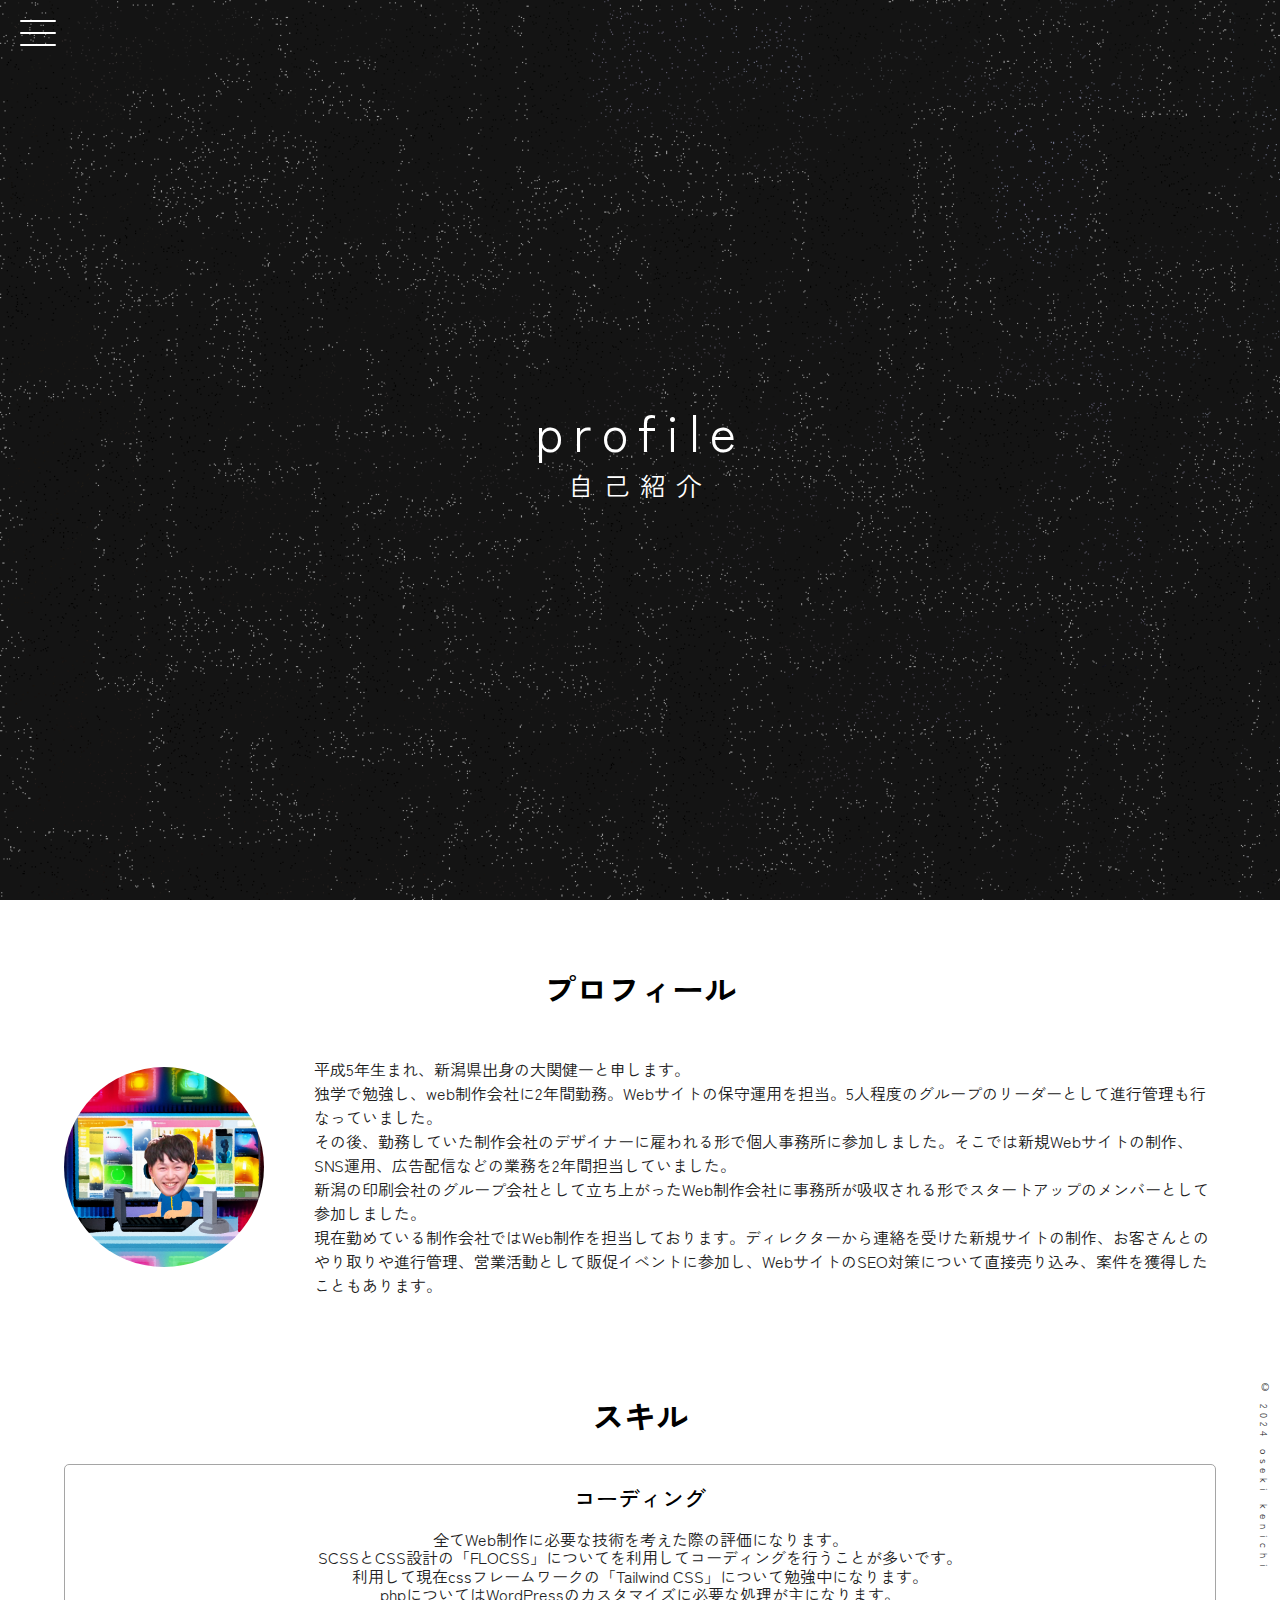
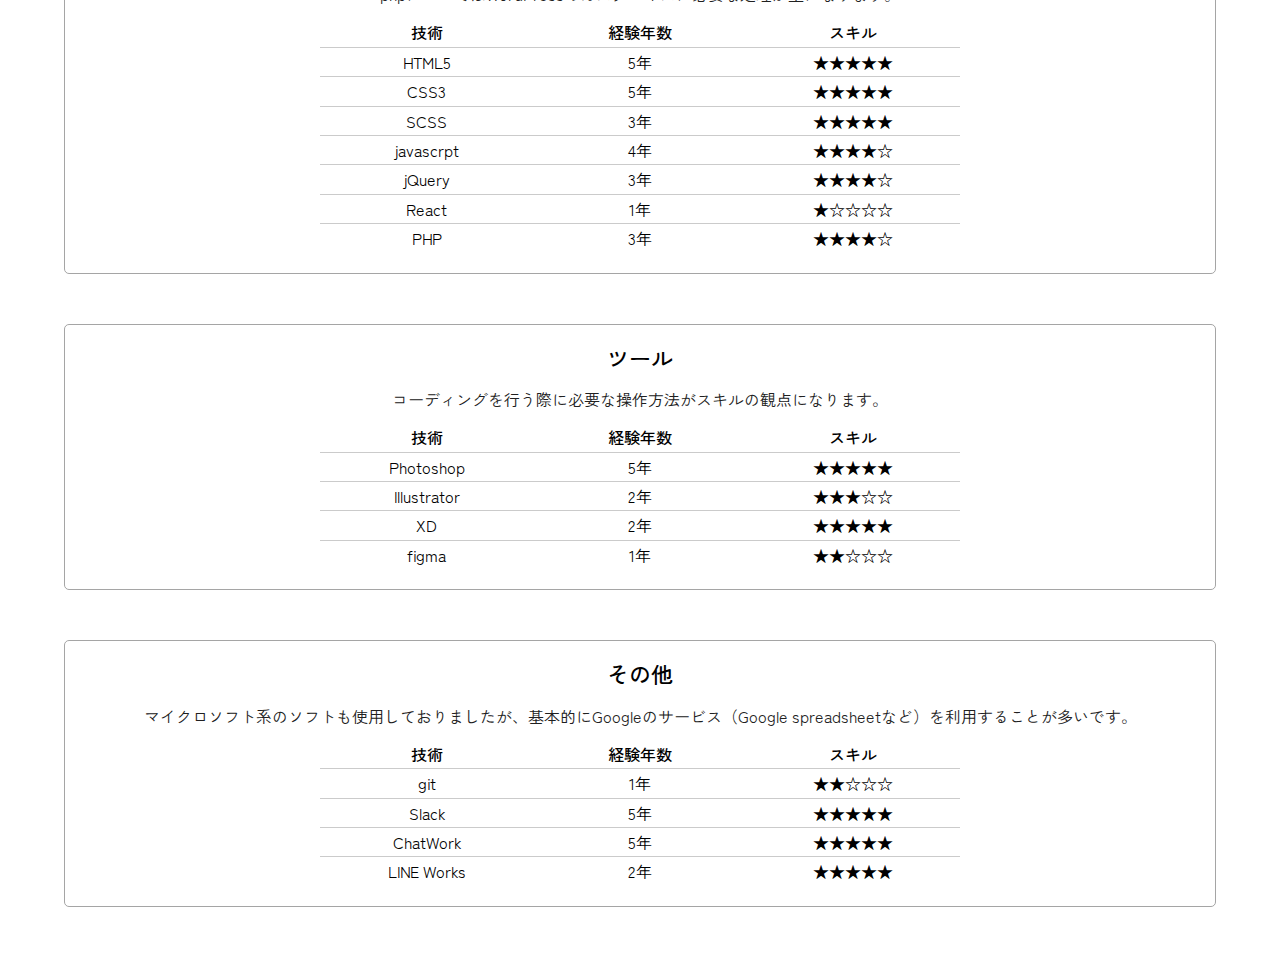
<file: profile.html>
<!DOCTYPE html>
<html lang="ja">

<head>
    <!-- アナリティクス追加場所 -->

    <!-- アナリティクス追加場所 END -->
    <meta charset="UTF-8">
    <meta http-equiv="X-UA-Compatible" content="IE=edge">
    <meta name="viewport" content="width=device-width, initial-scale=1.0">
    <meta name="description" content="デザイナーとエンジニアが勉強・やりたい表現を試すことを目的とした実験場である">
    <meta name="format-detection" content="telephone=no">
    <title>profile | 大関健一のポートフォリオ</title>
    <link rel="shortcut icon" type="image/svg+xml" sizes="any" href="img/common/favicon.ico" />
    <link rel="apple-touch-icon" href="img/common/favicon.ico">
    <meta property="og:image" content="img/common/ogp.jpg">

    <!-- Google font 読み込み -->
    <link rel="preconnect" href="https://fonts.googleapis.com">
    <link rel="preconnect" href="https://fonts.gstatic.com" crossorigin>
    <link href="https://fonts.googleapis.com/css2?family=Shippori+Mincho:wght@400;500;700&family=Zen+Kaku+Gothic+New:wght@400;500;700&display=swap" rel="stylesheet">

    <!-- css読み込み -->
    <link rel="stylesheet" media="all" href="css/destyle.css">
    <link rel="stylesheet" media="all" href="css/style.css">

</head>

<body id="works" class="underlayer">
    <div class="inner">
        <header>
            <nav class="hamburger_menu_wrap">
              <div class="nav_open_btn">
                <span></span>
                <span></span>
                <span></span>
              </div>
              <ul class="nav_menu">
                <li><a href="index.html">top</a></li>
                <li><a href="profile.html">profile</a></li>
                <li><a href="works.html">works</a></li>
                <!-- <li>contact</li> -->
              </ul>
              <div class="click_nav_bg"></div>
            </nav>
        </header>

        <main>
          <section id="mv">
            <h1 class="title">profile<span>自己紹介</span></h1>
          </section>
          <section id="contnets">
            <h2 class="title_style01">プロフィール</h2>
            <div class="profile_wrap">
              <div class="human_wrap">
                <img src="img/profile/oseki.jpg" alt="プロフィール写真" loading="lazy" decoding="async" />
              </div>
              <div class="text_wrap">
                <p>
                  平成5年生まれ、新潟県出身の大関健一と申します。<br>独学で勉強し、web制作会社に2年間勤務。Webサイトの保守運用を担当。5人程度のグループのリーダーとして進行管理も行なっていました。<br>その後、勤務していた制作会社のデザイナーに雇われる形で個人事務所に参加しました。そこでは新規Webサイトの制作、SNS運用、広告配信などの業務を2年間担当していました。<br>新潟の印刷会社のグループ会社として立ち上がったWeb制作会社に事務所が吸収される形でスタートアップのメンバーとして参加しました。<br>
                  現在勤めている制作会社ではWeb制作を担当しております。ディレクターから連絡を受けた新規サイトの制作、お客さんとのやり取りや進行管理、営業活動として販促イベントに参加し、WebサイトのSEO対策について直接売り込み、案件を獲得したこともあります。<br>
                </p>
              </div>
            </div>
            <div class="skill_wrap">
              <h2 class="title_style01">スキル</h2>
              <div class="skill01 skill_style">
                <h3 class="item_title">コーディング</h3>
                <p class="about_text">全てWeb制作に必要な技術を考えた際の評価になります。<br>SCSSとCSS設計の「FLOCSS」についてを利用してコーディングを行うことが多いです。<br>利用して現在cssフレームワークの「Tailwind CSS」について勉強中になります。<br>phpについてはWordPressのカスタマイズに必要な処理が主になります。</p>
                <table class="table table_borderless">
                  <thead>
                    <tr>
                      <th scope="col">技術</th>
                      <th scope="col">経験年数</th>
                      <th scope="col">スキル</th>
                    </tr>
                  </thead>
                  <tbody>
                    <tr>
                      <th scope="row">HTML5</th>
                      <td>5年</td>
                      <td><span class="rating5"></span></td>
                    </tr>
                    <tr>
                      <th scope="row">CSS3</th>
                      <td>5年</td>
                      <td><span class="rating5"></span></td>
                    </tr>
                    <tr>
                      <th scope="row">SCSS</th>
                      <td>3年</td>
                      <td><span class="rating5"></span></td>
                    </tr>
                    <tr>
                      <th scope="row">javascrpt</th>
                      <td>4年</td>
                      <td><span class="rating4"></span></td>
                    </tr>
                    <tr>
                      <th scope="row">jQuery</th>
                      <td>3年</td>
                      <td><span class="rating4"></span></td>
                    </tr>
                    <tr>
                      <th scope="row">React</th>
                      <td>1年</td>
                      <td><span class="rating1"></span></td>
                    </tr>
                    <tr>
                      <th scope="row">PHP</th>
                      <td>3年</td>
                      <td><span class="rating4"></span></td>
                    </tr>
                  </tbody>
                </table>
              </div>
              <div class="skill02 skill_style">
                <h3 class="item_title">ツール</h3>
                <p class="about_text">コーディングを行う際に必要な操作方法がスキルの観点になります。</p>
                <table class="table table_borderless">
                  <thead>
                    <tr>
                      <th scope="col">技術</th>
                      <th scope="col">経験年数</th>
                      <th scope="col">スキル</th>
                    </tr>
                  </thead>
                  <tbody>
                    <tr>
                      <th scope="row">Photoshop</th>
                      <td>5年</td>
                      <td><span class="rating5"></span></td>
                    </tr>
                    <tr>
                      <th scope="row">Illustrator</th>
                      <td>2年</td>
                      <td><span class="rating3"></span></td>
                    </tr>
                    <tr>
                      <th scope="row">XD</th>
                      <td>2年</td>
                      <td><span class="rating5"></span></td>
                    </tr>
                    <tr>
                      <th scope="row">figma</th>
                      <td>1年</td>
                      <td><span class="rating2"></span></td>
                    </tr>
                  </tbody>
                </table>
              </div>
              <div class="skill03 skill_style">
                <h3 class="item_title">その他</h3>
                <p class="about_text">マイクロソフト系のソフトも使用しておりましたが、基本的にGoogleのサービス（Google spreadsheetなど）を利用することが多いです。</p>
                <table class="table table_borderless">
                  <thead>
                    <tr>
                      <th scope="col">技術</th>
                      <th scope="col">経験年数</th>
                      <th scope="col">スキル</th>
                    </tr>
                  </thead>
                  <tbody>
                    <tr>
                      <th scope="row">git</th>
                      <td>1年</td>
                      <td><span class="rating2"></span></td>
                    </tr>
                    <tr>
                      <th scope="row">Slack</th>
                      <td>5年</td>
                      <td><span class="rating5"></span></td>
                    </tr>
                    <tr>
                      <th scope="row">ChatWork</th>
                      <td>5年</td>
                      <td><span class="rating5"></span></td>
                    </tr>
                    <tr>
                      <th scope="row">LINE Works</th>
                      <td>2年</td>
                      <td><span class="rating5"></span></td>
                    </tr>
                  </tbody>
                </table>
              </div>
            </div>
          </section>
        </main>

        <footer id="footer">
            <p>© 2024 oseki kenichi</p>
        </footer>
    </div>

    <!-- JavaScript読み込み -->
    <script src="js/common.js"></script>
    <script src="js/underlayer.js"></script>
</body>
</html>
</file>
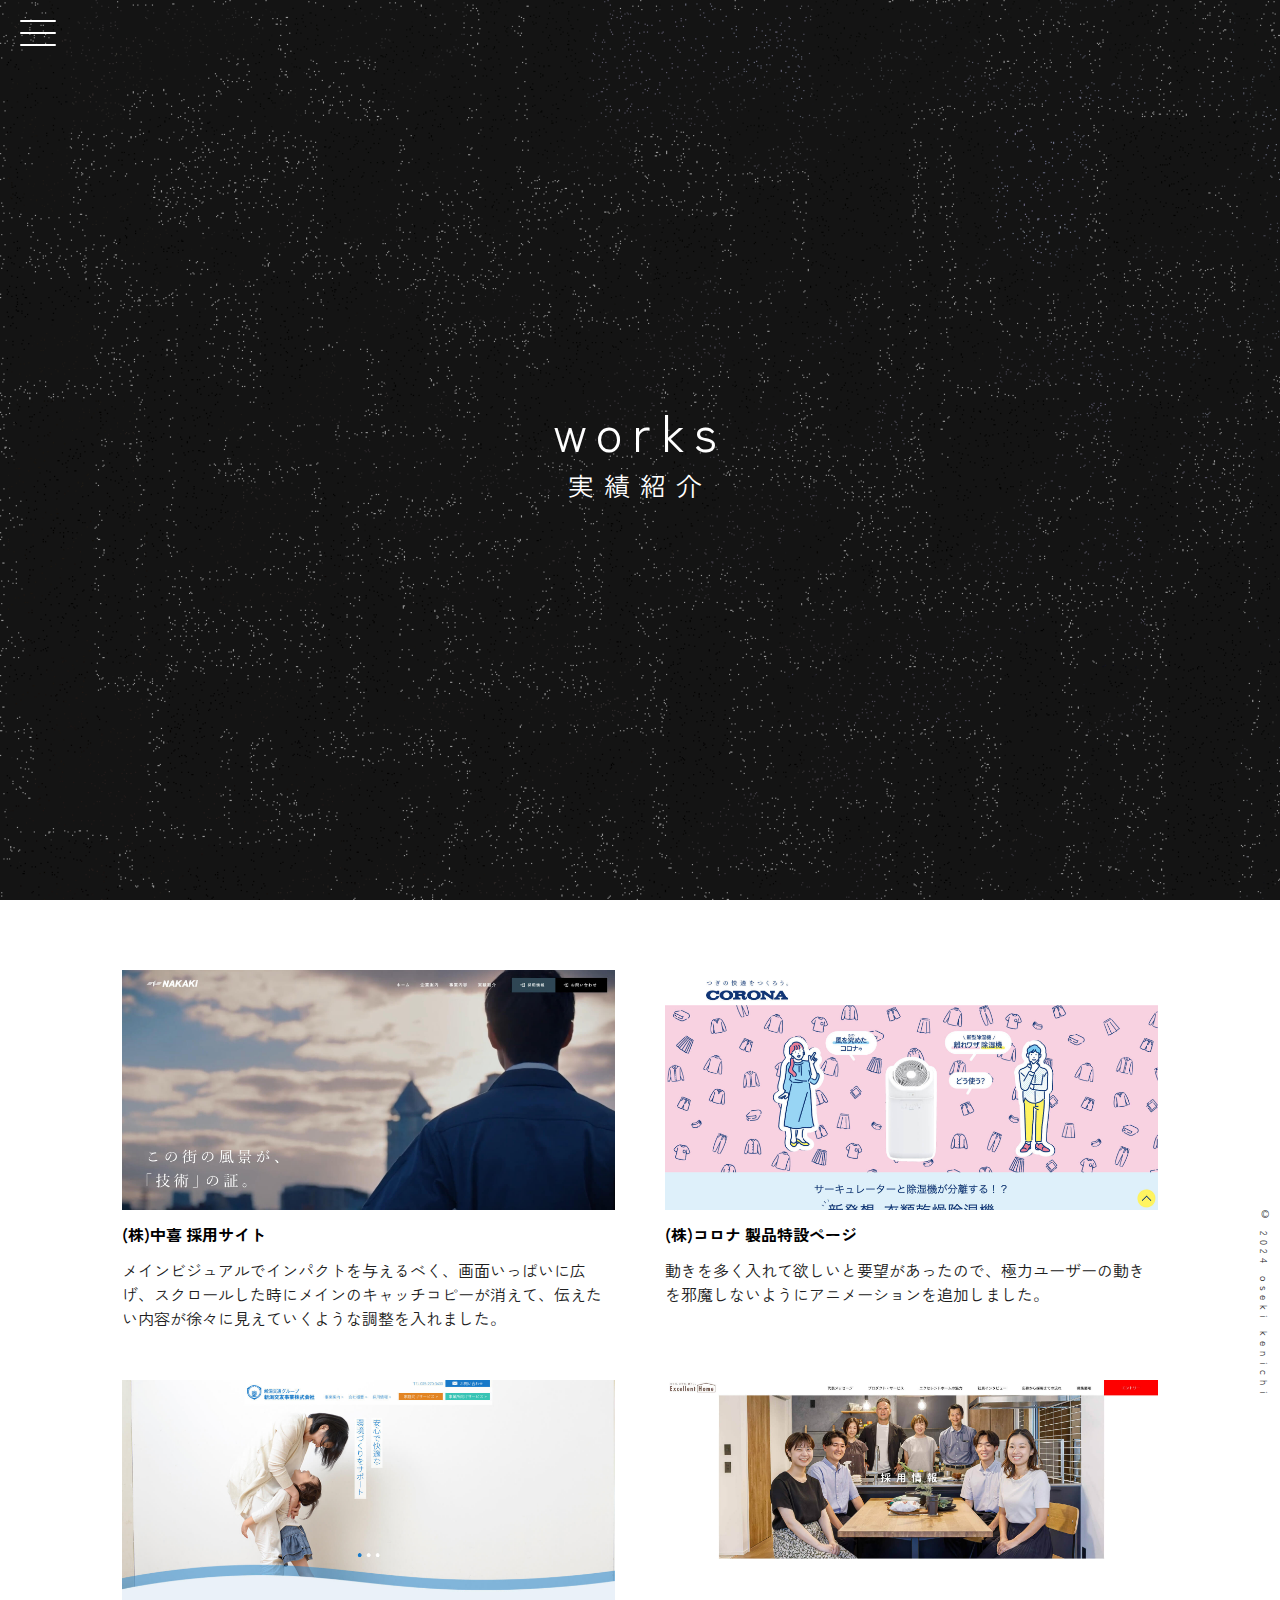
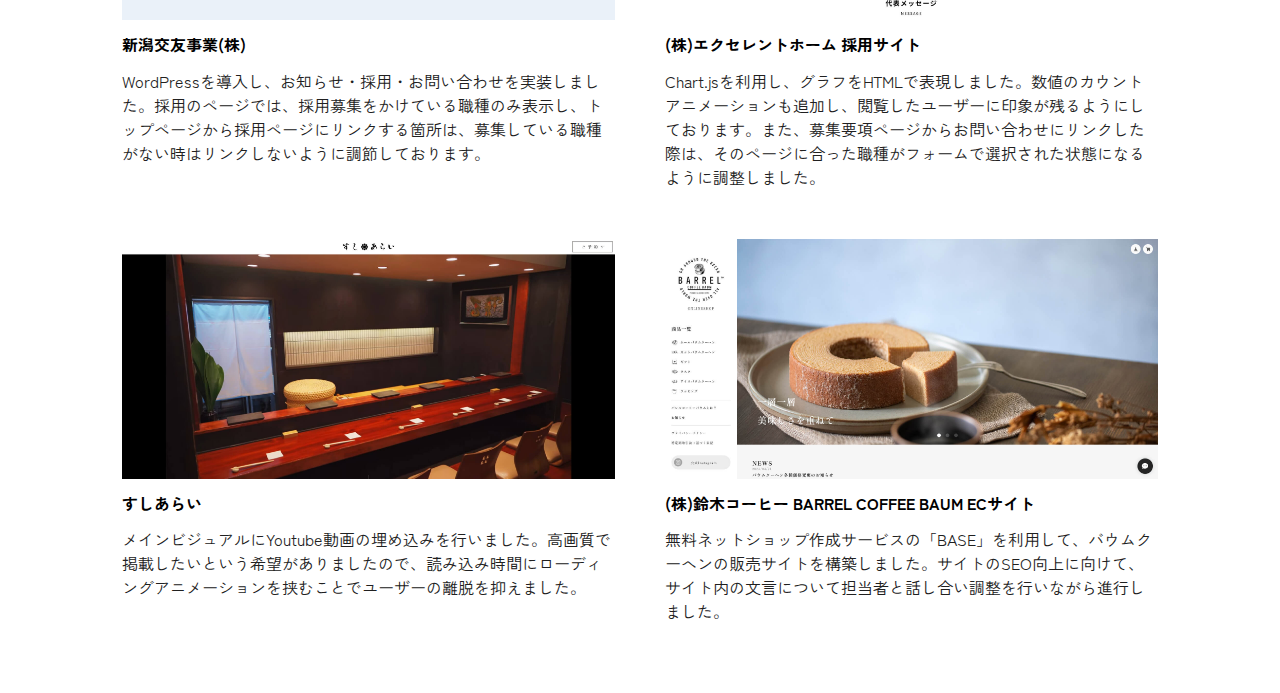
<file: works.html>
<!DOCTYPE html>
<html lang="ja">

<head>
    <!-- アナリティクス追加場所 -->

    <!-- アナリティクス追加場所 END -->
    <meta charset="UTF-8">
    <meta http-equiv="X-UA-Compatible" content="IE=edge">
    <meta name="viewport" content="width=device-width, initial-scale=1.0">
    <meta name="description" content="デザイナーとエンジニアが勉強・やりたい表現を試すことを目的とした実験場である">
    <meta name="format-detection" content="telephone=no">
    <title>works | 大関健一のポートフォリオ</title>
    <link rel="shortcut icon" type="image/svg+xml" sizes="any" href="img/common/favicon.ico" />
    <link rel="apple-touch-icon" href="img/common/favicon.ico">
    <meta property="og:image" content="img/common/ogp.jpg">

    <!-- Google font 読み込み -->
    <link rel="preconnect" href="https://fonts.googleapis.com">
    <link rel="preconnect" href="https://fonts.gstatic.com" crossorigin>
    <link href="https://fonts.googleapis.com/css2?family=Shippori+Mincho:wght@400;500;700&family=Zen+Kaku+Gothic+New:wght@400;500;700&display=swap" rel="stylesheet">

    <!-- css読み込み -->
    <link rel="stylesheet" media="all" href="css/destyle.css">
    <link rel="stylesheet" media="all" href="css/style.css">

</head>

<body id="works" class="underlayer">
    <div class="inner">
        <header>
            <nav class="hamburger_menu_wrap">
              <div class="nav_open_btn">
                <span></span>
                <span></span>
                <span></span>
              </div>
              <ul class="nav_menu">
                <li><a href="index.html">top</a></li>
                <li><a href="profile.html">profile</a></li>
                <li><a href="works.html">works</a></li>
                <!-- <li>contact</li> -->
              </ul>
              <div class="click_nav_bg"></div>
            </nav>
        </header>

        <main>
          <section id="mv">
            <h1 class="title">works<span>実績紹介</span></h1>
          </section>
          <section id="contnets">
            <div class="works_list_wrap">
              <ul class="works_list">
                <li>
                  <a href="https://nakakinet.co.jp/recruit/" target="_blank">
                    <img src="img/works/nakaki.jpg" alt="">
                    <h2 class="case_name">(株)中喜 採用サイト</h2>
                    <p>メインビジュアルでインパクトを与えるべく、画面いっぱいに広げ、スクロールした時にメインのキャッチコピーが消えて、伝えたい内容が徐々に見えていくような調整を入れました。</p>
                  </a>
                </li>
                <li>
                  <a href="https://www.corona.co.jp/aircon/dehumidifier2/cdsc/recipe/index.html" target="_blank">
                    <img src="img/works/corona.jpg" alt="">
                    <h2 class="case_name">(株)コロナ 製品特設ページ</h2>
                    <p>動きを多く入れて欲しいと要望があったので、極力ユーザーの動きを邪魔しないようにアニメーションを追加しました。</p>
                  </a>
                </li>
                <li>
                  <a href="https://niigata-kouyu.jp/" target="_blank">
                    <img src="img/works/kouyu.jpg" alt="新潟交友事業の画像">
                    <h2 class="case_name">新潟交友事業(株)</h2>
                    <p>WordPressを導入し、お知らせ・採用・お問い合わせを実装しました。採用のページでは、採用募集をかけている職種のみ表示し、トップページから採用ページにリンクする箇所は、募集している職種がない時はリンクしないように調節しております。</p>
                  </a>
                </li>
                <li>
                  <a href="https://excellent-niigata.com/lp/recruit_lp/" target="_blank">
                    <img src="img/works/excellent.jpg" alt="エクセレントホーム採用サイトの画像">
                    <h2 class="case_name">(株)エクセレントホーム 採用サイト</h2>
                    <p>Chart.jsを利用し、グラフをHTMLで表現しました。数値のカウントアニメーションも追加し、閲覧したユーザーに印象が残るようにしております。また、募集要項ページからお問い合わせにリンクした際は、そのページに合った職種がフォームで選択された状態になるように調整しました。</p>
                  </a>
                </li>
                <li>
                  <a href="https://sushi-arai-niigata.com/" target="_blank">
                    <img src="img/works/sushiarai.jpg" alt="">
                    <h2 class="case_name">すしあらい</h2>
                    <p>メインビジュアルにYoutube動画の埋め込みを行いました。高画質で掲載したいという希望がありましたので、読み込み時間にローディングアニメーションを挟むことでユーザーの離脱を抑えました。</p>
                  </a>
                </li>
                <li>
                  <a href="https://shop.suzukicoffee.co.jp/" target="_blank">
                    <img src="img/works/barrel.jpg" alt="">
                    <h2 class="case_name">(株)鈴木コーヒー BARREL COFFEE BAUM ECサイト</h2>
                    <p>無料ネットショップ作成サービスの「BASE」を利用して、バウムクーヘンの販売サイトを構築しました。サイトのSEO向上に向けて、サイト内の文言について担当者と話し合い調整を行いながら進行しました。</p>
                  </a>
                </li>
              </ul>
            </div>
          </section>
        </main>

        <footer id="footer">
            <p>© 2024 oseki kenichi</p>
        </footer>
    </div>

    <!-- JavaScript読み込み -->
    <script src="js/common.js"></script>
    <script src="js/underlayer.js"></script>
</body>
</html>
</file>
<file: css/style.css>
@charset "UTF-8";
@keyframes fadein {
  0% {
    opacity: 0;
    font-size: small;
  }
  100% {
    opacity: 1;
    font-size: larger;
  }
}
@keyframes slidein {
  0% {
    transform: translateX(-20px);
    opacity: 0;
  }
  100% {
    transform: translateX(0px);
    opacity: 1;
  }
}
.fadein {
  animation: fadein 3s;
  animation-fill-mode: both;
}

.slidein {
  animation: slidein 3s;
  animation-fill-mode: both;
}

html {
  font-size: 62.5%;
  height: -webkit-fill-available;
}
@media (max-width: 960px) {
  html {
    overflow-x: hidden;
  }
}

body {
  position: relative;
  display: flex;
  overflow-x: hidden;
  align-items: center;
  flex-direction: column;
  justify-content: center;
  width: 100vw;
  height: 100dvh;
  color: #fff;
  background-image: url(../img/common/bg.png);
  background-repeat: repeat-y;
  background-size: cover;
  font-family: "Noto Sans JP", sans-serif;
  font-size: 1.6rem;
  background-color: #141414;
}

p, h1, h2, h3, h4, h5, th, td, span {
  font-family: "Zen Kaku Gothic New", sans-serif;
  font-weight: 400;
}

.title {
  position: absolute;
  z-index: 2;
  top: 50%;
  left: 80px;
  transform: translate(0, -50%);
}
.title h1 {
  width: 50%;
}

main {
  width: 100%;
  height: 100%;
}
main .main_description {
  position: absolute;
  bottom: 35px;
  left: 35px;
  letter-spacing: 3px;
  font-size: 1.2rem;
  line-height: 2;
}

.title_style01 {
  font-size: 32px;
  text-align: center;
  font-family: "Zen Kaku Gothic New", sans-serif;
  font-weight: 700;
}
@media (max-width: 960px) {
  .title_style01 {
    font-size: 24px;
  }
}

header .hamburger_menu_wrap .nav_open_btn {
  position: fixed;
  top: 20px;
  left: 20px;
  width: 36px;
  height: 26px;
  cursor: pointer;
  z-index: 99;
}
@media (max-width: 960px) {
  header .hamburger_menu_wrap .nav_open_btn {
    top: 10px;
    left: 10px;
  }
}
header .hamburger_menu_wrap .nav_open_btn span {
  position: absolute;
  width: 36px;
  height: 2px;
  border-radius: 2px;
  display: inline-block;
  background: #fff;
  transition: all 0.4s;
}
header .hamburger_menu_wrap .nav_open_btn span:nth-of-type(2) {
  top: 12px;
}
header .hamburger_menu_wrap .nav_open_btn span:nth-of-type(3) {
  top: 24px;
}
header .hamburger_menu_wrap .nav_menu {
  position: absolute;
  top: 50%;
  left: 50%;
  transform: translate(-50%, -50%);
  -webkit-transform: translate(-50%, -50%);
  -ms-transform: translate(-50%, -50%);
  width: auto;
  font-size: 40px;
  text-align: center;
  z-index: 10;
  visibility: hidden;
  opacity: 0;
  max-height: 0;
  overflow: hidden;
  display: block;
}
header .hamburger_menu_wrap .nav_menu li {
  line-height: 1;
}
header .hamburger_menu_wrap .nav_menu li + li {
  margin-top: 50px;
}
header .hamburger_menu_wrap .click_nav_bg {
  background-color: #c3c3c3;
  width: 100vw;
  height: 100dvh;
  min-height: -webkit-fill-available;
  position: fixed;
  top: 0;
  left: 0;
  transform: translateY(-100%);
  transition: 0.5s;
}
header .hamburger_menu_wrap.active {
  width: 100vw;
  height: 100dvh;
  position: fixed;
  top: 0;
  left: 0;
  z-index: 3;
}
header .hamburger_menu_wrap.active .nav_menu {
  visibility: visible;
  opacity: 1;
  overflow: initial;
  max-height: none;
  transition: visibility 0s, opacity 0.5s ease, max-height 0.5s ease;
}
header .hamburger_menu_wrap.active .click_nav_bg {
  transform: translateY(0);
  transition: 0.5s;
}
header .hamburger_menu_wrap.active .nav_open_btn span:nth-of-type(1) {
  transform: translateY(14px) rotate(-30deg);
}
header .hamburger_menu_wrap.active .nav_open_btn span:nth-of-type(2) {
  opacity: 0;
}
header .hamburger_menu_wrap.active .nav_open_btn span:nth-of-type(3) {
  transform: translateY(-10px) rotate(30deg);
}
header .hamburger_menu_wrap.color_change .nav_open_btn span {
  background-color: #141414;
}

.face {
  position: absolute;
  top: 40%;
  left: 0;
  width: auto;
}

.count_num_wrap {
  position: absolute;
  right: 3%;
  bottom: 30px;
  display: flex;
  align-items: center;
  flex-direction: column;
  justify-content: center;
  width: 150px;
  height: 150px;
  border: 1px solid rgba(255, 255, 255, 0.5);
  border-radius: 100%;
  font-family: "Oswald", sans-serif;
}
.count_num_wrap::after {
  content: "";
  width: 100%;
  height: 100%;
  transform: rotate(45deg);
  border: 1px solid #fff;
  border-radius: 50%;
}
.count_num_wrap .count_num_all {
  position: absolute;
  top: calc(50% - 30px);
  left: calc(50% - 25px);
  font-size: 1.6rem;
}
.count_num_wrap span + span:before {
  content: "";
  position: absolute;
  top: 0;
  left: -20px;
  display: block;
  width: 35px;
  height: 1px;
  transform: rotate(-40deg);
  background-color: #fff;
}
.count_num_wrap .count_num_now {
  position: absolute;
  top: calc(50% - 10px);
  left: 50%;
  font-size: 5rem;
}

@media (max-width: 960px) {
  .count_num_wrap:after {
    transform: none;
  }
}
.item:after {
  content: "";
  position: absolute;
  top: 0;
  left: 0;
  width: 100%;
  height: 100%;
  transition: 1s;
  background-color: rgba(50, 50, 50, 0.7);
}

.item.front_slide:after {
  content: none;
  transition: 1s;
}

.item.front_slide p.carousel_title:after {
  content: none;
  transition: 1s;
}

.container {
  position: absolute;
  top: 47%;
  left: calc(50% - 100px);
  width: 100%;
  max-width: 600px;
  height: 100dvh;
  min-height: -webkit-fill-available;
  max-height: 600px;
  margin: 0 auto;
  transform: translateY(-50%);
}
@media (max-width: 960px) {
  .container {
    top: 55%;
    left: 40px;
    height: auto;
  }
}

.carousel {
  position: absolute;
  width: 600px;
  height: 600px;
  transition: transform 1s;
  transform-style: preserve-3d;
  transform: rotate3d(-90, 0, 0, 5deg) rotateY(0deg);
}
@media (max-width: 960px) {
  .carousel {
    width: 100%;
    height: auto;
  }
}

.item {
  position: absolute;
  display: flex;
  align-items: center;
  justify-content: center;
  width: 600px;
  height: 550px;
  opacity: 0.95;
  color: #fff;
  border-radius: 10px;
  background: #000;
  font-size: 5em;
}
@media (max-width: 960px) {
  .item {
    width: 85%;
    height: 250px;
  }
}
.item a {
  width: 100%;
  height: 100%;
}
.item p.carousel_title {
  position: absolute;
  bottom: 30px;
  left: -30px;
  width: 74%;
  padding: 5px;
  background-color: #222;
  font-size: 2rem;
}
.item p.carousel_title::after {
  content: "";
  position: absolute;
  top: 0;
  left: 0;
  width: 100%;
  height: -webkit-fill-available;
  transition: 1s;
  background-color: rgba(50, 50, 50, 0.7);
}
.item p.carousel_category {
  position: absolute;
  bottom: -30px;
  left: -20px;
  font-size: 1.4rem;
}
.item p.carousel_date {
  position: absolute;
  right: 0;
  bottom: -30px;
  font-size: 1.4rem;
}

.a {
  transform: rotateY(0deg) translateZ(600px);
  background: #ed1c24;
  background-image: url(../img/common/dammy.jpg);
  background-repeat: no-repeat;
  background-position: center;
  background-size: cover;
}

.b {
  transform: rotateY(120deg) translateZ(600px);
  background: #0072bc;
  background-image: url(../img/common/dammy.jpg);
  background-repeat: no-repeat;
  background-position: center;
  background-size: cover;
}

.c {
  transform: rotateY(240deg) translateZ(600px);
  background: #39b54a;
  background-image: url(../img/common/dammy.jpg);
  background-repeat: no-repeat;
  background-position: center;
  background-size: cover;
}

@media (max-width: 960px) {
  .title {
    top: 20px;
    left: 0;
    transform: none;
  }
  .title h1 {
    width: 70%;
    margin: 0 auto;
  }
  .a {
    transform: rotateX(-10deg) rotateY(0deg) translateZ(125px);
  }
  .b {
    transform: rotateX(-10deg) rotateY(120deg) translateZ(125px);
  }
  .c {
    transform: rotateX(-10deg) rotateY(240deg) translateZ(125px);
  }
}
footer {
  position: absolute;
  right: 10px;
  bottom: 39%;
  letter-spacing: 5px;
  font-size: 10px;
  writing-mode: vertical-lr;
}

.underlayer {
  background-attachment: fixed;
}
.underlayer p {
  color: #202020;
}
@media (max-width: 960px) {
  .underlayer footer {
    width: -moz-max-content;
    width: max-content;
    left: 50%;
    right: auto;
    bottom: 20px;
    color: #000;
    writing-mode: initial;
    transform: translateX(-50%);
    -webkit-transform: translateX(-50%);
    -ms-transform: translateX(-50%);
  }
}

#mv {
  position: relative;
  height: 100dvh;
  min-height: -webkit-fill-available;
}
#mv .title {
  font-size: clamp(3rem, 4vw, 5rem);
  top: 50%;
  left: 50%;
  transform: translate(-50%, -50%);
  -webkit-transform: translate(-50%, -50%);
  -ms-transform: translate(-50%, -50%);
  text-align: center;
  letter-spacing: 0.2em;
}
#mv .title span {
  margin-top: 10px;
  display: block;
  font-size: clamp(1.5rem, 2vw, 3rem);
}

#contnets {
  background-color: #fff;
  padding: 70px 5%;
  color: #000;
}

#works {
  height: auto;
}
#works .works_list_wrap {
  width: min(90%, 1400px);
  margin: 0 auto;
}
#works .works_list_wrap .works_list {
  display: grid;
  grid-template-columns: 1fr 1fr;
  gap: 50px;
}
@media (max-width: 960px) {
  #works .works_list_wrap .works_list {
    grid-template-columns: 1fr;
  }
}
#works .works_list_wrap .works_list li a {
  display: grid;
  grid-template-rows: subgrid;
  color: #000;
}
#works .works_list_wrap .works_list li a > * {
  margin-top: 15px;
}
#works .works_list_wrap .works_list li a img {
  margin-top: 0;
}
#works .works_list_wrap .works_list li a p {
  line-height: 1.5;
}
#works .works_list_wrap .works_list li a .case_name {
  font-weight: bold;
}

.rating1::after {
  content: "★☆☆☆☆";
}

.rating2::after {
  content: "★★☆☆☆";
}

.rating3::after {
  content: "★★★☆☆";
}

.rating4::after {
  content: "★★★★☆";
}

.rating5::after {
  content: "★★★★★";
}

.profile_wrap {
  margin-top: 50px;
  display: grid;
  grid-template-columns: auto auto;
  align-items: center;
  gap: 0 50px;
}
@media (max-width: 960px) {
  .profile_wrap {
    grid-template-columns: auto;
  }
}

.human_wrap {
  width: max(200px, 15vw);
}
@media (max-width: 960px) {
  .human_wrap {
    width: 50%;
    margin: 0 auto;
  }
}

.human_wrap img {
  border-radius: 50%;
}

.text_wrap {
  margin-top: 20px;
}

.text_wrap p {
  line-height: 1.5;
}

.skill_wrap {
  margin-top: 100px;
}
@media (max-width: 960px) {
  .skill_wrap {
    margin-top: 50px;
  }
}

.skill_wrap div + div {
  margin-top: 50px;
}

.skill_style {
  padding: 20px;
  border: 1px solid #a5a5a5;
  border-radius: 5px;
}

.item_title {
  font-size: 22px;
  text-align: center;
  font-weight: 500;
}

.title_style01 + * {
  margin-top: 30px;
}

.about_text {
  margin-top: 20px;
  text-align: center;
  word-break: keep-all;
}
@media (max-width: 960px) {
  .about_text {
    word-break: normal;
  }
}

.table {
  width: max(50vw, 50%);
  margin: 20px auto 0;
}
@media (max-width: 960px) {
  .table {
    width: 100%;
  }
}

th, td {
  width: 33.3333333333%;
  text-align: center;
}

thead th {
  padding-bottom: 5px;
  font-weight: 500;
}

tbody th, tbody td {
  border-top: 1px solid #cbcbcb;
  padding: 5px 0;
}/*# sourceMappingURL=style.css.map */
</file>
<file: css/destyle.css>
/*! destyle.css v2.0.2 | MIT License | https://github.com/nicolas-cusan/destyle.css */


/* Reset box-model and set borders */


/* ============================================ */

*,
::before,
::after {
    box-sizing: border-box;
    border-style: solid;
    border-width: 0;
}


/* Document */


/* ============================================ */


/**
 * 1. Correct the line height in all browsers.
 * 2. Prevent adjustments of font size after orientation changes in iOS.
 * 3. Remove gray overlay on links for iOS.
 */

html {
    line-height: 1.15;
    /* 1 */
    -webkit-text-size-adjust: 100%;
    /* 2 */
    -webkit-tap-highlight-color: transparent;
    /* 3*/
}


/* Sections */


/* ============================================ */


/**
 * Remove the margin in all browsers.
 */

body {
    margin: 0;
}


/**
 * Render the `main` element consistently in IE.
 */

main {
    display: block;
}


/* Vertical rhythm */


/* ============================================ */

p,
table,
blockquote,
address,
pre,
iframe,
form,
figure,
dl {
    margin: 0;
}


/* Headings */


/* ============================================ */

h1,
h2,
h3,
h4,
h5,
h6 {
    font-size: inherit;
    line-height: inherit;
    font-weight: inherit;
    margin: 0;
}


/* Lists (enumeration) */


/* ============================================ */

ul,
ol {
    margin: 0;
    padding: 0;
    list-style: none;
}


/* Lists (definition) */


/* ============================================ */

dt {
    font-weight: bold;
}

dd {
    margin-left: 0;
}


/* Grouping content */


/* ============================================ */


/**
 * 1. Add the correct box sizing in Firefox.
 * 2. Show the overflow in Edge and IE.
 */

hr {
    box-sizing: content-box;
    /* 1 */
    height: 0;
    /* 1 */
    overflow: visible;
    /* 2 */
    border-top-width: 1px;
    margin: 0;
    clear: both;
    color: inherit;
}


/**
 * 1. Correct the inheritance and scaling of font size in all browsers.
 * 2. Correct the odd `em` font sizing in all browsers.
 */

pre {
    font-family: monospace, monospace;
    /* 1 */
    font-size: inherit;
    /* 2 */
}

address {
    font-style: inherit;
}


/* Text-level semantics */


/* ============================================ */


/**
 * Remove the gray background on active links in IE 10.
 */

a {
    background-color: transparent;
    text-decoration: none;
    color: inherit;
}


/**
 * 1. Remove the bottom border in Chrome 57-
 * 2. Add the correct text decoration in Chrome, Edge, IE, Opera, and Safari.
 */

abbr[title] {
    text-decoration: underline;
    /* 2 */
    text-decoration: underline dotted;
    /* 2 */
}


/**
 * Add the correct font weight in Chrome, Edge, and Safari.
 */

b,
strong {
    font-weight: bolder;
}


/**
 * 1. Correct the inheritance and scaling of font size in all browsers.
 * 2. Correct the odd `em` font sizing in all browsers.
 */

code,
kbd,
samp {
    font-family: monospace, monospace;
    /* 1 */
    font-size: inherit;
    /* 2 */
}


/**
 * Add the correct font size in all browsers.
 */

small {
    font-size: 80%;
}


/**
 * Prevent `sub` and `sup` elements from affecting the line height in
 * all browsers.
 */

sub,
sup {
    font-size: 75%;
    line-height: 0;
    position: relative;
    vertical-align: baseline;
}

sub {
    bottom: -0.25em;
}

sup {
    top: -0.5em;
}


/* Embedded content */


/* ============================================ */


/**
 * Prevent vertical alignment issues.
 */

img,
embed,
object,
iframe {
    vertical-align: bottom;
}


/* Forms */


/* ============================================ */


/**
 * Reset form fields to make them styleable
 */

button,
input,
optgroup,
select,
textarea {
    -webkit-appearance: none;
    appearance: none;
    vertical-align: middle;
    color: inherit;
    font: inherit;
    background: transparent;
    padding: 0;
    margin: 0;
    outline: 0;
    border-radius: 0;
    text-align: inherit;
}


/**
 * Reset radio and checkbox appearance to preserve their look in iOS.
 */

[type="checkbox"] {
    -webkit-appearance: checkbox;
    appearance: checkbox;
}

[type="radio"] {
    -webkit-appearance: radio;
    appearance: radio;
}


/**
 * Show the overflow in IE.
 * 1. Show the overflow in Edge.
 */

button,
input {
    /* 1 */
    overflow: visible;
}


/**
 * Remove the inheritance of text transform in Edge, Firefox, and IE.
 * 1. Remove the inheritance of text transform in Firefox.
 */

button,
select {
    /* 1 */
    text-transform: none;
}


/**
 * Correct the inability to style clickable types in iOS and Safari.
 */

button,
[type="button"],
[type="reset"],
[type="submit"] {
    cursor: pointer;
    -webkit-appearance: none;
    appearance: none;
}

button[disabled],
[type="button"][disabled],
[type="reset"][disabled],
[type="submit"][disabled] {
    cursor: default;
}


/**
 * Remove the inner border and padding in Firefox.
 */

button::-moz-focus-inner,
[type="button"]::-moz-focus-inner,
[type="reset"]::-moz-focus-inner,
[type="submit"]::-moz-focus-inner {
    border-style: none;
    padding: 0;
}


/**
 * Restore the focus styles unset by the previous rule.
 */

button:-moz-focusring,
[type="button"]:-moz-focusring,
[type="reset"]:-moz-focusring,
[type="submit"]:-moz-focusring {
    outline: 1px dotted ButtonText;
}


/**
 * Remove arrow in IE10 & IE11
 */

select::-ms-expand {
    display: none;
}


/**
 * Remove padding
 */

option {
    padding: 0;
}


/**
 * Reset to invisible
 */

fieldset {
    margin: 0;
    padding: 0;
    min-width: 0;
}


/**
 * 1. Correct the text wrapping in Edge and IE.
 * 2. Correct the color inheritance from `fieldset` elements in IE.
 * 3. Remove the padding so developers are not caught out when they zero out
 *    `fieldset` elements in all browsers.
 */

legend {
    color: inherit;
    /* 2 */
    display: table;
    /* 1 */
    max-width: 100%;
    /* 1 */
    padding: 0;
    /* 3 */
    white-space: normal;
    /* 1 */
}


/**
 * Add the correct vertical alignment in Chrome, Firefox, and Opera.
 */

progress {
    vertical-align: baseline;
}


/**
 * Remove the default vertical scrollbar in IE 10+.
 */

textarea {
    overflow: auto;
}


/**
 * Correct the cursor style of increment and decrement buttons in Chrome.
 */

[type="number"]::-webkit-inner-spin-button,
[type="number"]::-webkit-outer-spin-button {
    height: auto;
}


/**
 * 1. Correct the outline style in Safari.
 */

[type="search"] {
    outline-offset: -2px;
    /* 1 */
}


/**
 * Remove the inner padding in Chrome and Safari on macOS.
 */

[type="search"]::-webkit-search-decoration {
    -webkit-appearance: none;
}


/**
 * 1. Correct the inability to style clickable types in iOS and Safari.
 * 2. Change font properties to `inherit` in Safari.
 */

::-webkit-file-upload-button {
    -webkit-appearance: button;
    /* 1 */
    font: inherit;
    /* 2 */
}


/**
 * Clickable labels
 */

label[for] {
    cursor: pointer;
}


/* Interactive */


/* ============================================ */


/*
 * Add the correct display in Edge, IE 10+, and Firefox.
 */

details {
    display: block;
}


/*
 * Add the correct display in all browsers.
 */

summary {
    display: list-item;
}


/*
 * Remove outline for editable content.
 */

[contenteditable] {
    outline: none;
}


/* Table */


/* ============================================ */

table {
    border-collapse: collapse;
    border-spacing: 0;
}

caption {
    text-align: left;
}

td,
th {
    vertical-align: top;
    padding: 0;
}

th {
    text-align: left;
    font-weight: normal;
}


/* Misc */


/* ============================================ */


/**
 * Add the correct display in IE 10+.
 */

template {
    display: none;
}


/**
 * Add the correct display in IE 10.
 */

[hidden] {
    display: none;
}

/* ============================================ */
/* add */

img {
    width: 100%;
}
</file>
